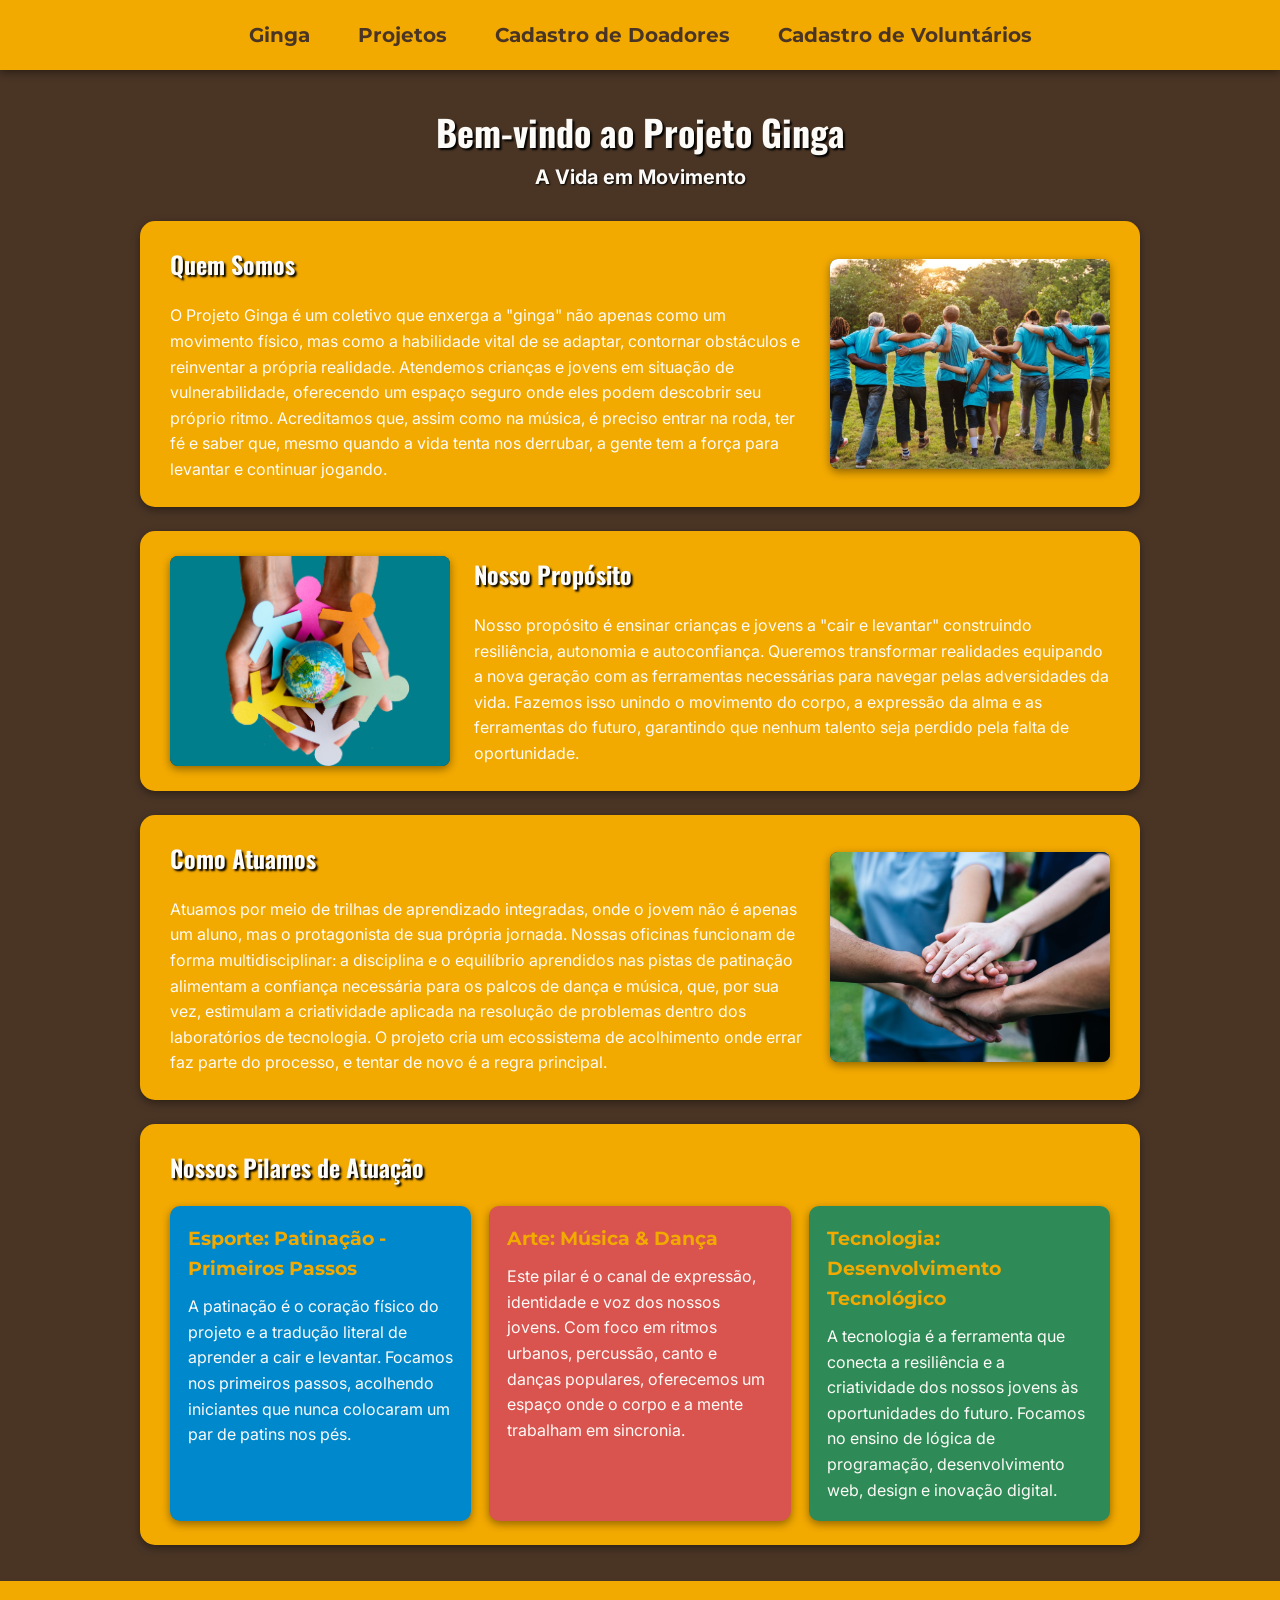
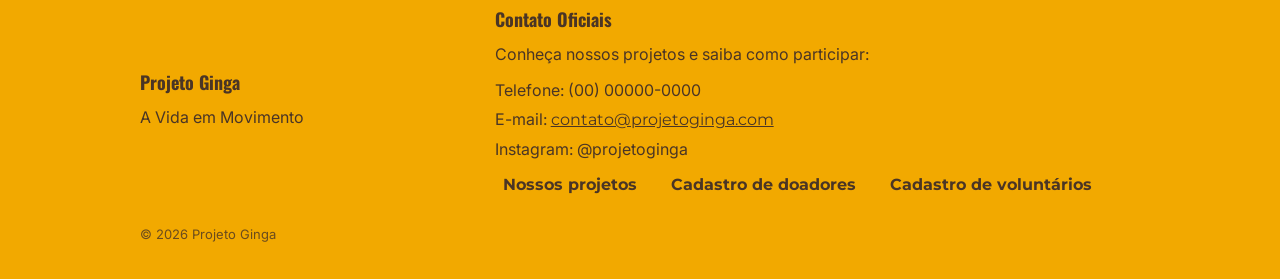
<file: index.html>
<!DOCTYPE html>
<html lang="pt-br">
    <head>
        <meta charset="UTF-8">
        <meta name="viewport" content="width=device-width, initial-scale=1.0">
        <title>Projeto Ginga | Início</title>

        <link rel="preconnect" href="https://fonts.googleapis.com">
        <link rel="preconnect" href="https://fonts.gstatic.com" crossorigin>
        <link href="https://fonts.googleapis.com/css2?family=Inter:wght@400;500;600;700&amp;family=Montserrat:wght@400;500;600;700&amp;family=Oswald:wght@400;500;600;700&amp;display=swap" rel="stylesheet">
        <link rel="stylesheet" href="css/tipografia.css">
        <link rel="stylesheet" href="css/index.css">

    </head>

    <body>
        <div class="menu">
            <a class="font-menu" href="index.html">Ginga</a>
            <a class="font-menu" href="projetos.html">Projetos</a>
            <a class="font-menu" href="cadastroDoador.html">Cadastro de Doadores</a>
            <a class="font-menu" href="cadastroVoluntario.html">Cadastro de Voluntários</a>
        </div>

        <header class="titulo">
            <h1>Bem-vindo ao Projeto Ginga</h1>
            <p>A Vida em Movimento</p>
        </header>

        <section class="QuemSomos">
            <div class="texto-secao">
                <h2>Quem Somos</h2>
                <p>
                    O Projeto Ginga é um coletivo que enxerga a "ginga"
                    não apenas como um movimento físico, mas como a habilidade
                    vital de se adaptar, contornar obstáculos e reinventar a
                    própria realidade. Atendemos crianças e jovens em situação
                    de vulnerabilidade, oferecendo um espaço seguro onde eles
                    podem descobrir seu próprio ritmo. Acreditamos que, assim
                    como na música, é preciso entrar na roda, ter fé e saber que,
                    mesmo quando a vida tenta nos derrubar, a gente tem a força
                    para levantar e continuar jogando.
                </p>
            </div>
            <div class="imagem-secao">
                <img src="img/quemsomos1.jpg" alt="Jovens participando das atividades do Projeto Ginga">
            </div>
        </section>

        <section class="NossoProposito">
            <div class="texto-secao">
                <h2>Nosso Propósito</h2>
                <p>
                    Nosso propósito é ensinar crianças e jovens a
                    "cair e levantar" construindo resiliência, autonomia
                    e autoconfiança. Queremos transformar realidades equipando
                    a nova geração com as ferramentas necessárias para navegar
                    pelas adversidades da vida. Fazemos isso unindo o movimento do
                    corpo, a expressão da alma e as ferramentas do futuro, garantindo
                    que nenhum talento seja perdido pela falta de oportunidade.
                </p>
            </div>
            <div class="imagem-secao">
                <img src="img/nossoproposito1.png" alt="Representação do propósito do Projeto Ginga">
            </div>
        </section>

        <section class="ComoAtuamos">
            <div class="texto-secao">
                <h2>Como Atuamos</h2>
                <p>
                    Atuamos por meio de trilhas de aprendizado integradas, onde
                    o jovem não é apenas um aluno, mas o protagonista de sua
                    própria jornada. Nossas oficinas funcionam de forma
                    multidisciplinar: a disciplina e o equilíbrio aprendidos nas
                    pistas de patinação alimentam a confiança necessária para os
                    palcos de dança e música, que, por sua vez, estimulam a criatividade
                    aplicada na resolução de problemas dentro dos laboratórios de tecnologia.
                    O projeto cria um ecossistema de acolhimento onde errar faz parte do processo,
                    e tentar de novo é a regra principal.
                </p>
            </div>
            <div class="imagem-secao">
                <img src="img/comoatuamos1.jpg" alt="Jovens em uma atividade coletiva do Projeto Ginga">
            </div>
        </section>

        <section class="pilares">
            <h2>Nossos Pilares de Atuação</h2>
            <div class="lista-pilares">
                <article class="pilar-esporte">
                    <h3>Esporte: Patinação - Primeiros Passos</h3>
                    <p>A patinação é o coração físico do projeto e a tradução literal de aprender a cair e levantar. Focamos nos primeiros passos, acolhendo iniciantes que nunca colocaram um par de patins nos pés.</p>
                </article>

                <article class="pilar-arte">
                    <h3>Arte: Música &amp; Dança</h3>
                    <p>Este pilar é o canal de expressão, identidade e voz dos nossos jovens. Com foco em ritmos urbanos, percussão, canto e danças populares, oferecemos um espaço onde o corpo e a mente trabalham em sincronia.</p>
                </article>

                <article class="pilar-tecnologia">
                    <h3>Tecnologia: Desenvolvimento Tecnológico</h3>
                    <p>A tecnologia é a ferramenta que conecta a resiliência e a criatividade dos nossos jovens às oportunidades do futuro. Focamos no ensino de lógica de programação, desenvolvimento web, design e inovação digital.</p>
                </article>
            </div>
        </section>

        <footer class="rodape">
            <div class="rodape-conteudo">
                <div class="rodape-identidade">
                    <h2>Projeto Ginga</h2>
                    <p>A Vida em Movimento</p>
                </div>
                <div class="rodape-contato">
                    <h2>Contato Oficiais</h2>
                    <p>Conheça nossos projetos e saiba como participar:</p>
                    <address class="rodape-dados">
                        <p>Telefone: (00) 00000-0000</p>
                        <p>E-mail: <a href="mailto:contato@projetoginga.com">contato@projetoginga.com</a></p>
                        <p>Instagram: @projetoginga</p>
                    </address>
                    <nav class="rodape-links" aria-label="Links de contato e participação">
                        <a href="projetos.html">Nossos projetos</a>
                        <a href="cadastroDoador.html">Cadastro de doadores</a>
                        <a href="cadastroVoluntario.html">Cadastro de voluntários</a>
                    </nav>
                </div>
                <p class="rodape-creditos">&copy; 2026 Projeto Ginga</p>
            </div>
        </footer>
    </body>

</html>
</file>
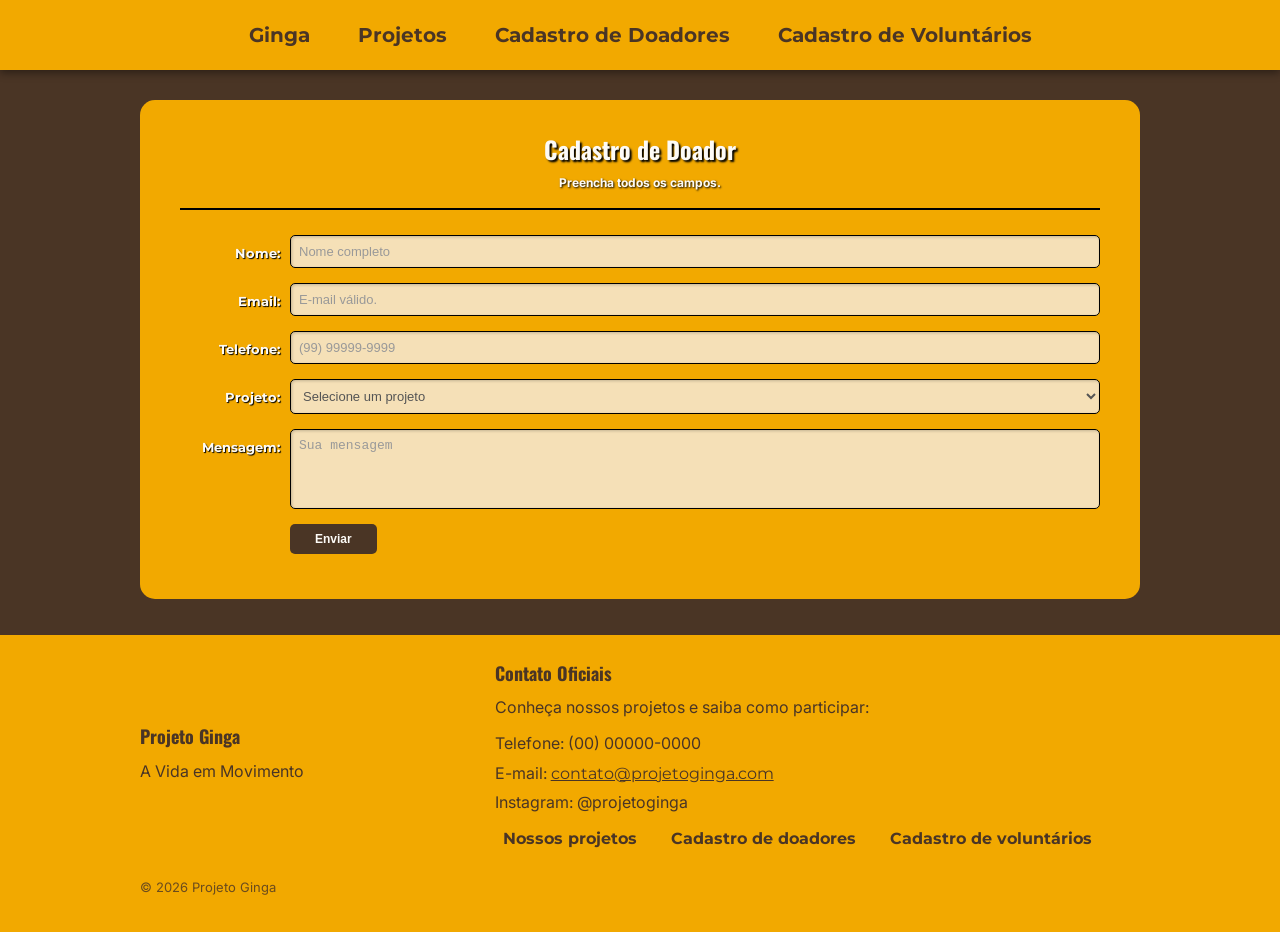
<file: cadastroDoador.html>
<!DOCTYPE html>
<html lang="pt-br">
    <head>
        <meta charset="UTF-8">
        <meta name="viewport" content="width=device-width, initial-scale=1.0">
        <title>Projeto Ginga | Cadastro de Doador</title>

        <link rel="preconnect" href="https://fonts.googleapis.com">
        <link rel="preconnect" href="https://fonts.gstatic.com" crossorigin>
        <link href="https://fonts.googleapis.com/css2?family=Inter:wght@400;500;600;700&amp;family=Montserrat:wght@400;500;600;700&amp;family=Oswald:wght@400;500;600;700&amp;display=swap" rel="stylesheet">
        <link rel="stylesheet" href="css/tipografia.css">
        <link rel="stylesheet" href="css/cadastroDoador.css">

    </head>

    <body>
        <div class="menu">
            <a class="font-menu" href="index.html">Ginga</a>
            <a class="font-menu" href="projetos.html">Projetos</a>
            <a class="font-menu" href="cadastroDoador.html">Cadastro de Doadores</a>
            <a class="font-menu" href="cadastroVoluntario.html">Cadastro de Voluntários</a>
        </div>

        <div class="form-container">
            <h2>Cadastro de Doador</h2>
            <p class="subtitle">Preencha todos os campos.</p>
            
            <hr>

            <form action="#" method="POST">
                <div class="form-group">
                    <label for="nome">Nome:</label>
                    <input type="text" id="nome" name="nome" placeholder="Nome completo" required autocomplete="name">
                </div>

                <div class="form-group">
                    <label for="email">Email:</label>
                    <input type="email" id="email" name="email" placeholder="E-mail válido." required autocomplete="email">
                </div>

                <div class="form-group">
                    <label for="telefone">Telefone:</label>
                    <input type="tel" id="telefone" name="telefone" placeholder="(99) 99999-9999" required autocomplete="tel">
                </div>

                <div class="form-group">
                    <label for="assunto">Projeto:</label>
                    <select id="assunto" name="assunto" required>
                        <option value="" disabled selected>Selecione um projeto</option>
                        <option value="patinacao">Patinação</option>
                        <option value="musica_danca">Música &amp; Dança</option>
                        <option value="tecnologia_desenvolvimento">Tecnologia &amp; Desenvolvimento</option>
                    </select>
                </div>

                <div class="form-group">
                    <label for="mensagem">Mensagem:</label>
                    <textarea id="mensagem" name="mensagem" placeholder="Sua mensagem" required></textarea>
                </div>

                <div class="form-group btn-group">
                    <button type="submit">Enviar</button>
                </div>
            </form>
        </div>

        <footer class="rodape">
            <div class="rodape-conteudo">
                <div class="rodape-identidade">
                    <h2>Projeto Ginga</h2>
                    <p>A Vida em Movimento</p>
                </div>
                <div class="rodape-contato">
                    <h2>Contato Oficiais</h2>
                    <p>Conheça nossos projetos e saiba como participar:</p>
                    <address class="rodape-dados">
                        <p>Telefone: (00) 00000-0000</p>
                        <p>E-mail: <a href="mailto:contato@projetoginga.com">contato@projetoginga.com</a></p>
                        <p>Instagram: @projetoginga</p>
                    </address>
                    <nav class="rodape-links" aria-label="Links de contato e participação">
                        <a href="projetos.html">Nossos projetos</a>
                        <a href="cadastroDoador.html">Cadastro de doadores</a>
                        <a href="cadastroVoluntario.html">Cadastro de voluntários</a>
                    </nav>
                </div>
                <p class="rodape-creditos">&copy; 2026 Projeto Ginga</p>
            </div>
        </footer>

    </body>

</html>
</file>
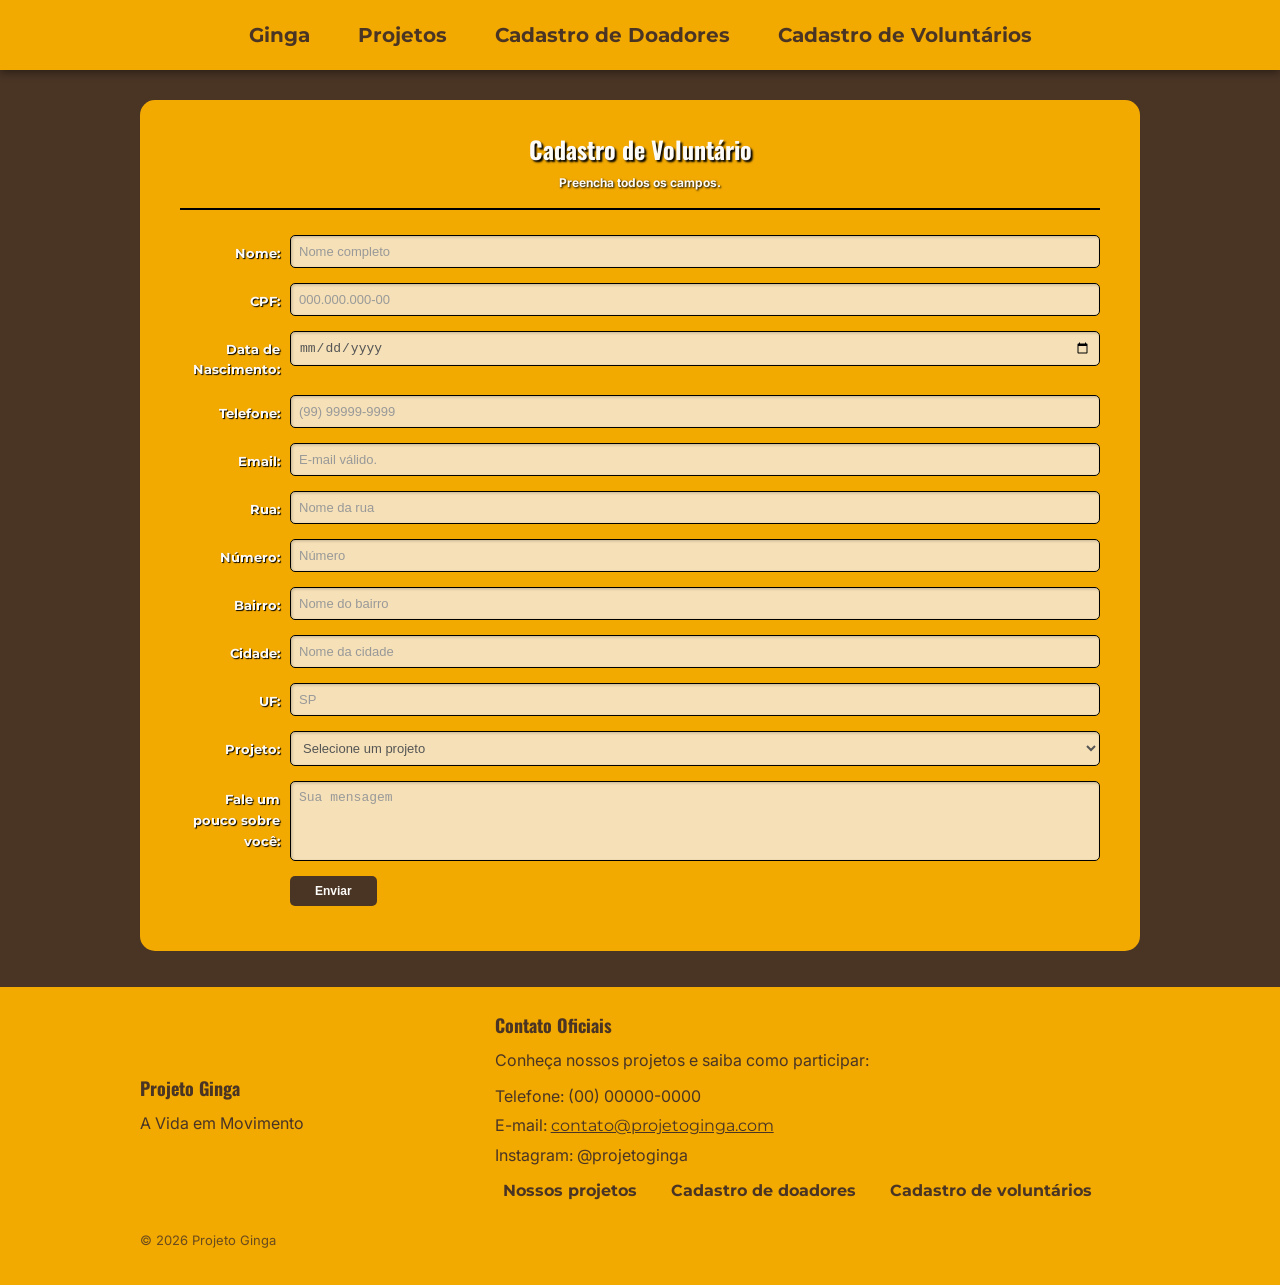
<file: cadastroVoluntario.html>
<!DOCTYPE html>
<html lang="pt-br">
    <head>
        <meta charset="UTF-8">
        <meta name="viewport" content="width=device-width, initial-scale=1.0">
        <title>Projeto Ginga | Cadastro de Voluntário</title>

        <link rel="preconnect" href="https://fonts.googleapis.com">
        <link rel="preconnect" href="https://fonts.gstatic.com" crossorigin>
        <link href="https://fonts.googleapis.com/css2?family=Inter:wght@400;500;600;700&amp;family=Montserrat:wght@400;500;600;700&amp;family=Oswald:wght@400;500;600;700&amp;display=swap" rel="stylesheet">
        <link rel="stylesheet" href="css/tipografia.css">
        <link rel="stylesheet" href="css/cadastroVoluntario.css">

    </head>

    <body>
        <div class="menu">
            <a class="font-menu" href="index.html">Ginga</a>
            <a class="font-menu" href="projetos.html">Projetos</a>
            <a class="font-menu" href="cadastroDoador.html">Cadastro de Doadores</a>
            <a class="font-menu" href="cadastroVoluntario.html">Cadastro de Voluntários</a>
        </div>

        <div class="form-container">
            <h2>Cadastro de Voluntário</h2>
            <p class="subtitle">Preencha todos os campos.</p>
            
            <hr>

            <form action="#" method="POST">
                <div class="form-group">
                    <label for="nome">Nome:</label>
                    <input type="text" id="nome" name="nome" placeholder="Nome completo" required autocomplete="name">
                </div>

                <div class="form-group">
                    <label for="cpf">CPF:</label>
                    <input type="text" id="cpf" name="cpf" placeholder="000.000.000-00" required inputmode="numeric">
                </div>

                <div class="form-group">
                    <label for="dataNascimento">Data de Nascimento:</label>
                    <input type="date" id="dataNascimento" name="dataNascimento" required>
                </div>

                <div class="form-group">
                    <label for="telefone">Telefone:</label>
                    <input type="tel" id="telefone" name="telefone" placeholder="(99) 99999-9999" required autocomplete="tel">
                </div>

                <div class="form-group">
                    <label for="email">Email:</label>
                    <input type="email" id="email" name="email" placeholder="E-mail válido." required autocomplete="email">
                </div>

                <div class="form-group">
                    <label for="rua">Rua:</label>
                    <input type="text" id="rua" name="rua" placeholder="Nome da rua" required autocomplete="street-address">
                </div>

                <div class="form-group">
                    <label for="numero">Número:</label>
                    <input type="number" id="numero" name="numero" placeholder="Número" min="1">
                </div>

                <div class="form-group">
                    <label for="bairro">Bairro:</label>
                    <input type="text" id="bairro" name="bairro" placeholder="Nome do bairro" required>
                </div>

                <div class="form-group">
                    <label for="cidade">Cidade:</label>
                    <input type="text" id="cidade" name="cidade" placeholder="Nome da cidade" required autocomplete="address-level2">
                </div>

                <div class="form-group">
                    <label for="uf">UF:</label>
                    <input type="text" id="uf" name="uf" placeholder="SP" required maxlength="2" autocomplete="address-level1">
                </div>

                <div class="form-group">
                    <label for="assunto">Projeto:</label>
                    <select id="assunto" name="assunto" required>
                        <option value="" disabled selected>Selecione um projeto</option>
                        <option value="patinacao">Patinação</option>
                        <option value="musica_danca">Música &amp; Dança</option>
                        <option value="tecnologia_desenvolvimento">Tecnologia &amp; Desenvolvimento</option>
                    </select>
                </div>

                <div class="form-group">
                    <label for="mensagem">Fale um pouco sobre você:</label>
                    <textarea id="mensagem" name="mensagem" placeholder="Sua mensagem" required></textarea>
                </div>

                <div class="form-group btn-group">
                    <button type="submit">Enviar</button>
                </div>
            </form>
        </div>

        <footer class="rodape">
            <div class="rodape-conteudo">
                <div class="rodape-identidade">
                    <h2>Projeto Ginga</h2>
                    <p>A Vida em Movimento</p>
                </div>
                <div class="rodape-contato">
                    <h2>Contato Oficiais</h2>
                    <p>Conheça nossos projetos e saiba como participar:</p>
                    <address class="rodape-dados">
                        <p>Telefone: (00) 00000-0000</p>
                        <p>E-mail: <a href="mailto:contato@projetoginga.com">contato@projetoginga.com</a></p>
                        <p>Instagram: @projetoginga</p>
                    </address>
                    <nav class="rodape-links" aria-label="Links de contato e participação">
                        <a href="projetos.html">Nossos projetos</a>
                        <a href="cadastroDoador.html">Cadastro de doadores</a>
                        <a href="cadastroVoluntario.html">Cadastro de voluntários</a>
                    </nav>
                </div>
                <p class="rodape-creditos">&copy; 2026 Projeto Ginga</p>
            </div>
        </footer>

    </body>

</html>
</file>
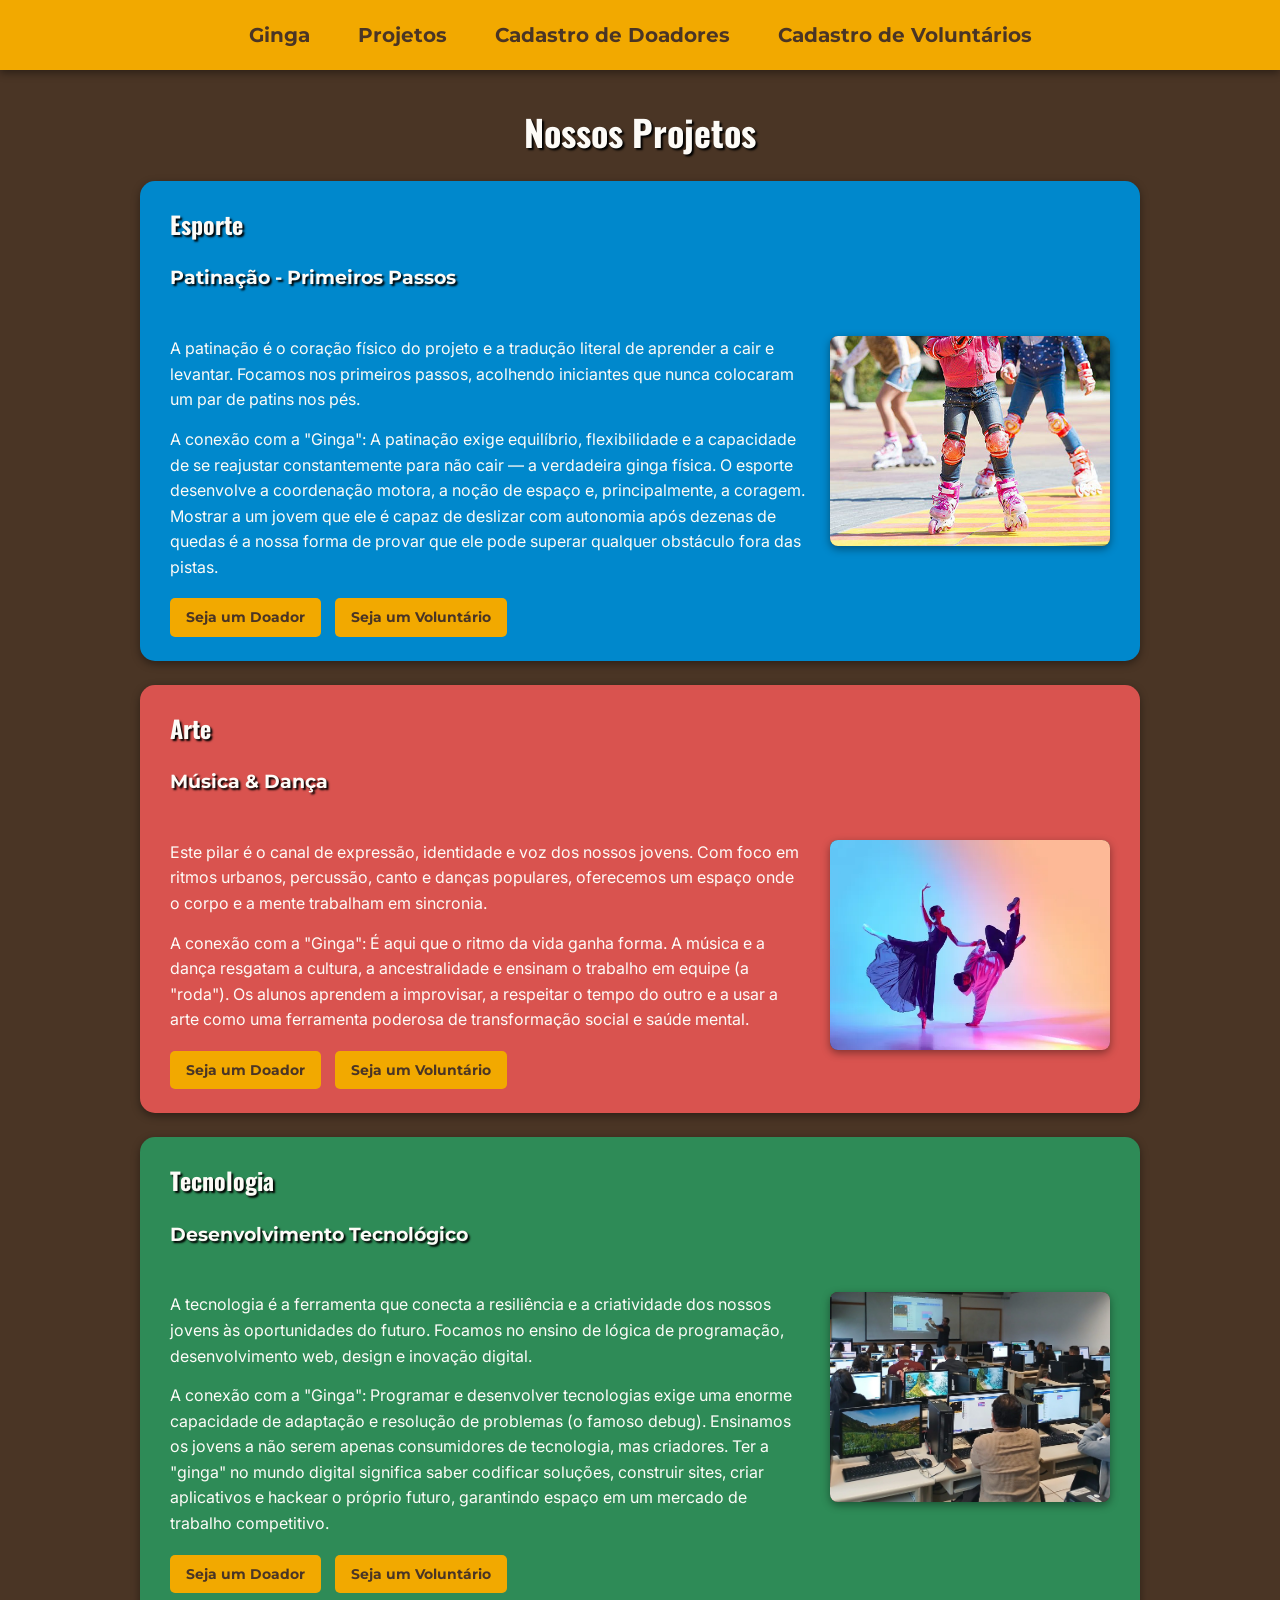
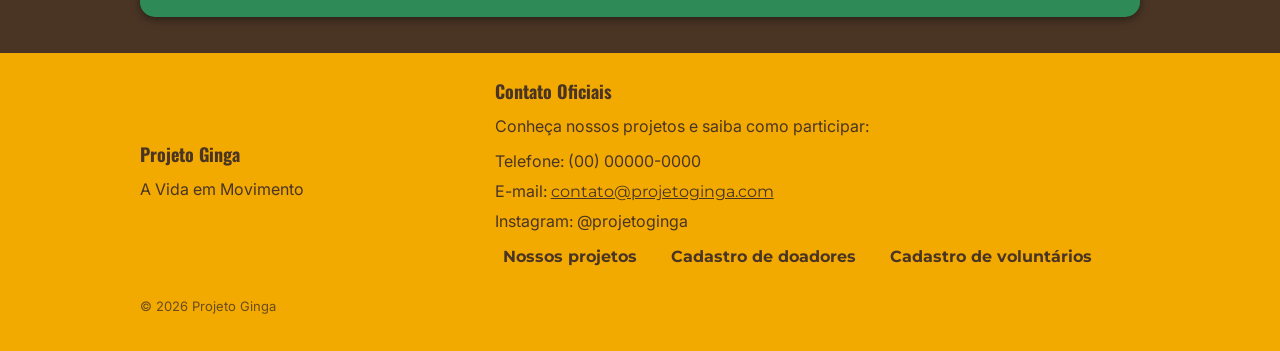
<file: projetos.html>
<!DOCTYPE html>
<html lang="pt-br">
    <head>
        <meta charset="UTF-8">
        <meta name="viewport" content="width=device-width, initial-scale=1.0">
        <title>Projeto Ginga | Projetos</title>

        <link rel="preconnect" href="https://fonts.googleapis.com">
        <link rel="preconnect" href="https://fonts.gstatic.com" crossorigin>
        <link href="https://fonts.googleapis.com/css2?family=Inter:wght@400;500;600;700&amp;family=Montserrat:wght@400;500;600;700&amp;family=Oswald:wght@400;500;600;700&amp;display=swap" rel="stylesheet">
        <link rel="stylesheet" href="css/tipografia.css">
        <link rel="stylesheet" href="css/projetos.css">

    </head>

    <body>
        
        <div class="menu">
            <a class="font-menu" href="index.html">Ginga</a>
            <a class="font-menu" href="projetos.html">Projetos</a>
            <a class="font-menu" href="cadastroDoador.html">Cadastro de Doadores</a>
            <a class="font-menu" href="cadastroVoluntario.html">Cadastro de Voluntários</a>
        </div>

        <h1 class="titulo">Nossos Projetos</h1>
        <div class="CaixaEsporte">
            <div class="projeto-layout">
                <div class="titulo-projeto">
                    <h2>Esporte</h2>
                    <h3>Patinação - Primeiros Passos</h3>
                </div>
                <div class="imagem-projeto">
                    <img src="img/esporte1.jpg" alt="Atividade de esporte e patinação do Projeto Ginga">
                </div>
                <div class="texto-projeto">
                    <p>
                        A patinação é o coração físico do projeto e a tradução literal
                        de aprender a cair e levantar. Focamos nos primeiros passos,
                        acolhendo iniciantes que nunca colocaram um par de patins nos pés.
                    </p>
                    <p>
                        A conexão com a "Ginga": A patinação exige equilíbrio, flexibilidade
                        e a capacidade de se reajustar constantemente para não cair — a verdadeira
                        ginga física. O esporte desenvolve a coordenação motora, a noção de espaço e,
                        principalmente, a coragem. Mostrar a um jovem que ele é capaz de deslizar com
                        autonomia após dezenas de quedas é a nossa forma de provar que ele pode superar
                        qualquer obstáculo fora das pistas.
                    </p>
                    <a href="cadastroDoador.html">Seja um Doador</a>
                    <a href="cadastroVoluntario.html">Seja um Voluntário</a>
                </div>
            </div>
        </div> 
        

        <div class="CaixaArte">
            <div class="projeto-layout">
                <div class="imagem-projeto">
                    <img src="img/danca1.webp" alt="Atividade de música e dança do Projeto Ginga">
                </div>
                <div class="titulo-projeto">
                    <h2>Arte</h2>
                    <h3>Música &amp; Dança</h3>
                </div>
                <div class="texto-projeto">
                    <p>
                        Este pilar é o canal de expressão, identidade e voz dos nossos jovens.
                        Com foco em ritmos urbanos, percussão, canto e danças populares, oferecemos
                        um espaço onde o corpo e a mente trabalham em sincronia.
                    </p>
                    <p>
                        A conexão com a "Ginga": É aqui que o ritmo da vida ganha forma. A música e
                        a dança resgatam a cultura, a ancestralidade e ensinam o trabalho em equipe
                        (a "roda"). Os alunos aprendem a improvisar, a respeitar o tempo do outro e
                        a usar a arte como uma ferramenta poderosa de transformação social e saúde mental.
                    </p>
                    <a href="cadastroDoador.html">Seja um Doador</a>
                    <a href="cadastroVoluntario.html">Seja um Voluntário</a>
                </div>
            </div>
        </div>
      
        

        <div class="CaixaTecnologia">
            <div class="projeto-layout">
                <div class="titulo-projeto">
                    <h2>Tecnologia</h2>
                    <h3>Desenvolvimento Tecnológico</h3>
                </div>
                <div class="imagem-projeto">
                    <img src="img/tecnologia1.jpg" alt="Atividade de tecnologia do Projeto Ginga">
                </div>
                <div class="texto-projeto">
                    <p>
                        A tecnologia é a ferramenta que conecta a resiliência e a criatividade dos
                        nossos jovens às oportunidades do futuro. Focamos no ensino de lógica de
                        programação, desenvolvimento web, design e inovação digital.
                    </p>
                    <p>
                        A conexão com a "Ginga": Programar e desenvolver tecnologias exige uma
                        enorme capacidade de adaptação e resolução de problemas (o famoso debug).
                        Ensinamos os jovens a não serem apenas consumidores de tecnologia,
                        mas criadores. Ter a "ginga" no mundo digital significa saber codificar
                        soluções, construir sites, criar aplicativos e hackear o próprio futuro,
                        garantindo espaço em um mercado de trabalho competitivo.
                    </p>
                    <a href="cadastroDoador.html">Seja um Doador</a>
                    <a href="cadastroVoluntario.html">Seja um Voluntário</a>
                </div>
            </div>
        </div>

        <footer class="rodape">
            <div class="rodape-conteudo">
                <div class="rodape-identidade">
                    <h2>Projeto Ginga</h2>
                    <p>A Vida em Movimento</p>
                </div>
                <div class="rodape-contato">
                    <h2>Contato Oficiais</h2>
                    <p>Conheça nossos projetos e saiba como participar:</p>
                    <address class="rodape-dados">
                        <p>Telefone: (00) 00000-0000</p>
                        <p>E-mail: <a href="mailto:contato@projetoginga.com">contato@projetoginga.com</a></p>
                        <p>Instagram: @projetoginga</p>
                    </address>
                    <nav class="rodape-links" aria-label="Links de contato e participação">
                        <a href="projetos.html">Nossos projetos</a>
                        <a href="cadastroDoador.html">Cadastro de doadores</a>
                        <a href="cadastroVoluntario.html">Cadastro de voluntários</a>
                    </nav>
                </div>
                <p class="rodape-creditos">&copy; 2026 Projeto Ginga</p>
            </div>
        </footer>
    </body>

</html>
</file>
<file: css/tipografia.css>
h1,
h2 {
    font-family: 'Oswald', sans-serif;
}

h3,
a,
label {
    font-family: 'Montserrat', sans-serif;
}

p {
    font-family: 'Inter', sans-serif;
}
</file>
<file: css/index.css>
* {
    box-sizing: border-box;
}

body {
    background-color: #4A3525;
    color: #FDFBF7;
    font-family: Arial, sans-serif;
    line-height: 1.6;
    margin: 0;
    min-height: 100vh;
    padding: 100px 24px 40px;
}

.menu {
    align-items: center;
    background-color: #F2A900;
    display: flex;
    justify-content: center;
    left: 0;
    min-height: 70px;
    padding: 10px 16px;
    position: fixed;
    text-align: center;
    top: 0;
    width: 100%;
    z-index: 1000;
    box-shadow: 0 3px 8px rgba(0, 0, 0, 0.4);
}

.font-menu {
    border-radius: 5px;
    color: #4A3525;
    font-size: 20px;
    font-weight: bold;
    margin: 0 12px;
    padding: 8px 12px;
    text-decoration: none;
}

.font-menu:hover,
.font-menu:focus-visible {
    background-color: #9b6d01;
}

.titulo {
    color: #FDFBF7;
    margin: 10px auto 28px;
    max-width: 1000px;
    text-align: center;
}

.titulo h1 {
    font-size: 36px;
    line-height: 1.2;
    margin: 0 0 8px;
    text-shadow: 2px 2px 2px black;
}

.titulo p {
    font-size: 20px;
    font-weight: bold;
    margin: 0;
    text-shadow: 1px 1px 2px black;
}

.QuemSomos,
.NossoProposito,
.ComoAtuamos,
.pilares {
    background-color: #F2A900;
    border-radius: 15px;
    color: #FDFBF7;
    margin: 0 auto 24px;
    max-width: 1000px;
    padding: 24px 30px;
    box-shadow: 0 3px 8px rgba(0, 0, 0, 0.4);
}

.QuemSomos,
.NossoProposito,
.ComoAtuamos {
    align-items: center;
    display: grid;
    gap: 24px;
    grid-template-columns: minmax(0, 1fr) minmax(180px, 280px);
}

.NossoProposito {
    grid-template-columns: minmax(180px, 280px) minmax(0, 1fr);
}

.NossoProposito .imagem-secao {
    grid-column: 1;
    grid-row: 1;
}

.NossoProposito .texto-secao {
    grid-column: 2;
    grid-row: 1;
}

.QuemSomos h2,
.NossoProposito h2,
.ComoAtuamos h2,
.pilares h2 {
    color: #FDFBF7;
    margin-top: 0;
    text-shadow: 2px 2px 2px black;
}

.QuemSomos p,
.NossoProposito p,
.ComoAtuamos p {
    margin: 0;
}

.imagem-secao {
    aspect-ratio: 4 / 3;
    background-color: #4A3525;
    border-radius: 8px;
    box-shadow: 0 3px 8px rgba(0, 0, 0, 0.4);
    overflow: hidden;
    width: 100%;
}

.imagem-secao img {
    display: block;
    height: 100%;
    object-fit: cover;
    width: 100%;
}

.pilares {
    overflow-x: auto;
}

.lista-pilares {
    display: grid;
    gap: 18px;
    grid-template-columns: repeat(3, minmax(0, 1fr));
}

.pilar-esporte,
.pilar-arte,
.pilar-tecnologia {
    border-radius: 10px;
    padding: 18px;
    box-shadow: 0 3px 8px rgba(0, 0, 0, 0.4);
}

.pilar-esporte {
    background-color: #0088CC;
}

.pilar-arte {
    background-color: #D9534F;
}

.pilar-tecnologia {
    background-color: #2E8B57;
}

.pilar-esporte h3,
.pilar-arte h3,
.pilar-tecnologia h3 {
    color: #F2A900;
    margin: 0 0 10px;
}

.pilar-esporte p,
.pilar-arte p,
.pilar-tecnologia p {
    color: #FDFBF7;
    margin: 0;
}

.rodape {
    background-color: #F2A900;
    color: #4A3525;
    margin: 36px -24px -40px;
    padding: 24px;
}

.rodape-conteudo {
    align-items: center;
    display: grid;
    gap: 20px 32px;
    grid-template-columns: 1fr 2fr;
    margin: 0 auto;
    max-width: 1000px;
}

.rodape h2 {
    color: #4A3525;
    font-size: 18px;
    margin: 0 0 8px;
}

.rodape p {
    margin: 0 0 10px;
}

.rodape-dados {
    font-style: normal;
}

.rodape-dados p {
    margin: 0 0 4px;
}

.rodape-dados a {
    color: inherit;
}

.rodape-links {
    display: flex;
    flex-wrap: wrap;
    gap: 8px 18px;
}

.rodape-links a {
    border-radius: 5px;
    color: #4A3525;
    font-weight: bold;
    padding: 6px 8px;
    text-decoration: none;
}

.rodape-links a:hover,
.rodape-links a:focus-visible {
    background-color: #9b6d01;
}

.rodape-creditos {
    font-size: 13px;
    grid-column: 1 / -1;
    opacity: 0.8;
}

@media (max-width: 760px) {
    body {
        padding: 120px 16px 28px;
    }

    .menu {
        flex-wrap: wrap;
        min-height: 100px;
        padding: 8px;
    }

    .font-menu {
        font-size: 15px;
        margin: 2px 4px;
        padding: 6px 8px;
    }

    .titulo h1 {
        font-size: 28px;
    }

    .QuemSomos,
    .NossoProposito,
    .ComoAtuamos {
        grid-template-columns: 1fr;
        padding: 20px;
    }

    .NossoProposito .imagem-secao,
    .NossoProposito .texto-secao {
        grid-column: auto;
        grid-row: auto;
    }

    .pilares {
        padding: 20px;
    }

    .lista-pilares {
        grid-template-columns: 1fr;
    }

    .rodape-conteudo {
        grid-template-columns: 1fr;
    }

    .rodape {
        margin: 36px -16px -28px;
    }

    .rodape-creditos {
        grid-column: auto;
    }

    .imagem-secao {
        max-width: 360px;
    }
}
</file>
<file: css/cadastroDoador.css>
* {
    box-sizing: border-box;
}

body {
    background-color: #4A3525;
    color: #FDFBF7;
    display: flex;
    flex-direction: column;
    font-family: Arial, sans-serif;
    line-height: 1.6;
    margin: 0;
    min-height: 100vh;
    padding: 100px 24px 0;
}

.menu {
    align-items: center;
    background-color: #F2A900;
    display: flex;
    justify-content: center;
    left: 0;
    min-height: 70px;
    padding: 10px 16px;
    position: fixed;
    text-align: center;
    top: 0;
    width: 100%;
    z-index: 1000;
    box-shadow: 0 3px 8px rgba(0, 0, 0, 0.4);
}

.font-menu {
    border-radius: 5px;
    color: #4A3525;
    font-size: 20px;
    font-weight: bold;
    margin: 0 12px;
    padding: 8px 12px;
    text-decoration: none;
}

.font-menu:hover,
.font-menu:focus-visible {
    background-color: #9b6d01;
}

.form-container {
    background-color: #F2A900;
    padding: 30px 40px;
    border-radius: 15px;
    margin: 0 auto 36px;
    max-width: 1000px;
    width: 100%;
    color: #FDFBF7;
}

/* Títulos e textos */
.form-container h2 {
    text-align: center;
    margin: 0 0 5px 0;
    font-size: 24px;
    text-shadow: 2px 2px 2px black;
}

.subtitle {
    text-align: center;
    font-size: 12px;
    margin: 0 0 15px 0;
    font-weight: bold;
    text-shadow: 1px 1px 2px black;
}

hr {
    border: none;
    border-top: 2px solid black;
    margin-bottom: 25px;
}

.form-group {
    display: flex;
    align-items: flex-start;
    margin-bottom: 15px;
}

label {
    flex: 0 0 100px;
    width: 100px;
    box-sizing: border-box;
    text-align: right;
    margin-right: 10px;
    font-weight: bold;
    font-size: 13px;
    margin-top: 8px;
    text-shadow: 1px 1px 1px black;
}

input, select, textarea {
    flex: 1;
    min-width: 0;
    box-sizing: border-box;
    padding: 8px;
    border: 1px solid black;
    border-radius: 5px;
    background-color: #F5E0B7;
    font-size: 13px;
    color: #555;
    box-shadow: inset 1px 1px 3px rgba(0,0,0,0.2);
}

textarea {
    height: 80px;
    resize: none;
}

::placeholder {
    color: #999;
}

.btn-group {
    display: flex;
    justify-content: flex-start;
    padding-left: 110px;
    margin-top: 5px;
}

button {
    background-color: #4A3525;
    color: #FDFBF7;
    border: none;
    padding: 8px 25px;
    border-radius: 5px;
    font-weight: bold;
    font-size: 12px;
    cursor: pointer;
}

button:hover {
    background-color: #4d2e17;
}

.rodape {
    align-self: stretch;
    background-color: #F2A900;
    color: #4A3525;
    margin: auto -24px 0;
    padding: 24px;
}

.rodape-conteudo {
    align-items: center;
    display: grid;
    gap: 20px 32px;
    grid-template-columns: 1fr 2fr;
    margin: 0 auto;
    max-width: 1000px;
}

.rodape h2 {
    color: #4A3525;
    font-size: 18px;
    margin: 0 0 8px;
}

.rodape p {
    margin: 0 0 10px;
}

.rodape-dados {
    font-style: normal;
}

.rodape-dados p {
    margin: 0 0 4px;
}

.rodape-dados a {
    color: inherit;
}

.rodape-links {
    display: flex;
    flex-wrap: wrap;
    gap: 8px 18px;
}

.rodape-links a {
    border-radius: 5px;
    color: #4A3525;
    font-weight: bold;
    padding: 6px 8px;
    text-decoration: none;
}

.rodape-links a:hover,
.rodape-links a:focus-visible {
    background-color: #9b6d01;
}

.rodape-creditos {
    font-size: 13px;
    grid-column: 1 / -1;
    opacity: 0.8;
}

@media (max-width: 760px) {
    body {
        padding: 120px 16px 0;
    }

    .menu {
        flex-wrap: wrap;
        min-height: 100px;
        padding: 8px;
    }

    .font-menu {
        font-size: 15px;
        margin: 2px 4px;
        padding: 6px 8px;
    }

    .form-container {
        padding: 20px;
    }

    .form-group {
        flex-wrap: wrap;
    }

    label {
        flex-basis: 100%;
        text-align: left;
    }

    .btn-group {
        padding-left: 0;
    }

    .rodape-conteudo {
        grid-template-columns: 1fr;
    }

    .rodape {
        margin: auto -16px 0;
    }

    .rodape-creditos {
        grid-column: auto;
    }
}
</file>
<file: css/cadastroVoluntario.css>
* {
    box-sizing: border-box;
}

body {
    background-color: #4A3525;
    color: #FDFBF7;
    display: flex;
    flex-direction: column;
    font-family: Arial, sans-serif;
    line-height: 1.6;
    margin: 0;
    min-height: 100vh;
    padding: 100px 24px 0;
}

.menu {
    align-items: center;
    background-color: #F2A900;
    display: flex;
    justify-content: center;
    left: 0;
    min-height: 70px;
    padding: 10px 16px;
    position: fixed;
    text-align: center;
    top: 0;
    width: 100%;
    z-index: 1000;
    box-shadow: 0 3px 8px rgba(0, 0, 0, 0.4);
}

.font-menu {
    border-radius: 5px;
    color: #4A3525;
    font-size: 20px;
    font-weight: bold;
    margin: 0 12px;
    padding: 8px 12px;
    text-decoration: none;
}

.font-menu:hover,
.font-menu:focus-visible {
    background-color: #9b6d01;
}

.form-container {
    background-color: #F2A900;
    padding: 30px 40px;
    border-radius: 15px;
    margin: 0 auto 36px;
    max-width: 1000px;
    width: 100%;
    color: #FDFBF7;
}

.form-container h2 {
    text-align: center;
    margin: 0 0 5px 0;
    font-size: 24px;
    text-shadow: 2px 2px 2px black;
}

.subtitle {
    text-align: center;
    font-size: 12px;
    margin: 0 0 15px 0;
    font-weight: bold;
    text-shadow: 1px 1px 2px black;
}

hr {
    border: none;
    border-top: 2px solid black;
    margin-bottom: 25px;
}

.form-group {
    display: flex;
    align-items: flex-start;
    margin-bottom: 15px;
}

label {
    flex: 0 0 100px;
    width: 100px;
    box-sizing: border-box;
    text-align: right;
    margin-right: 10px;
    font-weight: bold;
    font-size: 13px;
    margin-top: 8px;
    text-shadow: 1px 1px 1px black;
}

input, select, textarea {
    flex: 1;
    min-width: 0;
    box-sizing: border-box;
    padding: 8px;
    border: 1px solid black;
    border-radius: 5px;
    background-color: #F5E0B7;
    font-size: 13px;
    color: #555;
    box-shadow: inset 1px 1px 3px rgba(0,0,0,0.2);
}

textarea {
    height: 80px;
    resize: none;
}

::placeholder {
    color: #999;
}

.btn-group {
    display: flex;
    justify-content: flex-start;
    padding-left: 110px;
    margin-top: 5px;
}

button {
    background-color: #4A3525;
    color: #FDFBF7;
    border: none;
    padding: 8px 25px;
    border-radius: 5px;
    font-weight: bold;
    font-size: 12px;
    cursor: pointer;
}

button:hover {
    background-color: #4d2e17;
}

.rodape {
    align-self: stretch;
    background-color: #F2A900;
    color: #4A3525;
    margin: auto -24px 0;
    padding: 24px;
}

.rodape-conteudo {
    align-items: center;
    display: grid;
    gap: 20px 32px;
    grid-template-columns: 1fr 2fr;
    margin: 0 auto;
    max-width: 1000px;
}

.rodape h2 {
    color: #4A3525;
    font-size: 18px;
    margin: 0 0 8px;
}

.rodape p {
    margin: 0 0 10px;
}

.rodape-dados {
    font-style: normal;
}

.rodape-dados p {
    margin: 0 0 4px;
}

.rodape-dados a {
    color: inherit;
}

.rodape-links {
    display: flex;
    flex-wrap: wrap;
    gap: 8px 18px;
}

.rodape-links a {
    border-radius: 5px;
    color: #4A3525;
    font-weight: bold;
    padding: 6px 8px;
    text-decoration: none;
}

.rodape-links a:hover,
.rodape-links a:focus-visible {
    background-color: #9b6d01;
}

.rodape-creditos {
    font-size: 13px;
    grid-column: 1 / -1;
    opacity: 0.8;
}

@media (max-width: 760px) {
    body {
        padding: 120px 16px 0;
    }

    .menu {
        flex-wrap: wrap;
        min-height: 100px;
        padding: 8px;
    }

    .font-menu {
        font-size: 15px;
        margin: 2px 4px;
        padding: 6px 8px;
    }

    .form-container {
        padding: 20px;
    }

    .form-group {
        flex-wrap: wrap;
    }

    label {
        flex-basis: 100%;
        text-align: left;
    }

    .btn-group {
        padding-left: 0;
    }

    .rodape-conteudo {
        grid-template-columns: 1fr;
    }

    .rodape {
        margin: auto -16px 0;
    }

    .rodape-creditos {
        grid-column: auto;
    }
}
</file>
<file: css/projetos.css>
* {
    box-sizing: border-box;
}

body {
    background-color: #4A3525;
    color: #FDFBF7;
    font-family: Arial, sans-serif;
    line-height: 1.6;
    margin: 0;
    min-height: 100vh;
    padding: 100px 24px 40px;
}

.menu {
    align-items: center;
    background-color: #F2A900;
    display: flex;
    justify-content: center;
    left: 0;
    min-height: 70px;
    padding: 10px 16px;
    position: fixed;
    text-align: center;
    top: 0;
    width: 100%;
    z-index: 1000;
    box-shadow: 0 3px 8px rgba(0, 0, 0, 0.4);
}

.font-menu {
    border-radius: 5px;
    color: #4A3525;
    font-size: 20px;
    font-weight: bold;
    margin: 0 12px;
    padding: 8px 12px;
    text-decoration: none;
}

.font-menu:hover,
.font-menu:focus-visible {
    background-color: #9b6d01;
}

.titulo {
    color: #FDFBF7;
    margin: 10px auto 28px;
    max-width: 1000px;
    text-align: center;
    text-shadow: 2px 2px 2px black;
}

h1.titulo {
    font-size: 36px;
    line-height: 1.2;
}

.CaixaEsporte,
.CaixaArte,
.CaixaTecnologia {
    border-radius: 15px;
    color: #FDFBF7;
    margin: 0 auto 24px;
    max-width: 1000px;
    padding: 24px 30px;
    box-shadow: 0 3px 8px rgba(0, 0, 0, 0.4);
}

.CaixaEsporte {
    background-color: #0088CC;
}

.CaixaArte {
    background-color: #D9534F;
}

.CaixaTecnologia {
    background-color: #2E8B57;
}

.CaixaEsporte h2,
.CaixaArte h2,
.CaixaTecnologia h2,
.CaixaEsporte h3,
.CaixaArte h3,
.CaixaTecnologia h3 {
    color: #FDFBF7;
    margin-top: 0;
    text-shadow: 2px 2px 2px black;
}

.projeto-layout {
    align-items: start;
    display: grid;
    gap: 24px;
    grid-template-columns: minmax(0, 1fr) minmax(180px, 280px);
}

.titulo-projeto {
    grid-column: 1 / -1;
    grid-row: 1;
}

.imagem-projeto {
    grid-column: 2;
    grid-row: 2;
}

.texto-projeto {
    grid-column: 1;
    grid-row: 2;
}

.imagem-projeto {
    aspect-ratio: 4 / 3;
    background-color: #4A3525;
    border-radius: 8px;
    box-shadow: 0 3px 8px rgba(0, 0, 0, 0.4);
    overflow: hidden;
    width: 100%;
}

.imagem-projeto img {
    display: block;
    height: 100%;
    object-fit: cover;
    width: 100%;
}

.CaixaEsporte p,
.CaixaArte p,
.CaixaTecnologia p {
    margin: 0 0 14px;
}

.CaixaEsporte a,
.CaixaArte a,
.CaixaTecnologia a {
    background-color: #F2A900;
    border-radius: 5px;
    color: #4A3525;
    display: inline-block;
    font-size: 14px;
    font-weight: bold;
    margin: 4px 10px 0 0;
    padding: 8px 16px;
    text-decoration: none;
}

.CaixaEsporte a:hover,
.CaixaArte a:hover,
.CaixaTecnologia a:hover,
.CaixaEsporte a:focus-visible,
.CaixaArte a:focus-visible,
.CaixaTecnologia a:focus-visible {
    background-color: #d99800;
}

.rodape {
    background-color: #F2A900;
    color: #4A3525;
    margin: 36px -24px -40px;
    padding: 24px;
}

.rodape-conteudo {
    align-items: center;
    display: grid;
    gap: 20px 32px;
    grid-template-columns: 1fr 2fr;
    margin: 0 auto;
    max-width: 1000px;
}

.rodape h2 {
    color: #4A3525;
    font-size: 18px;
    margin: 0 0 8px;
}

.rodape p {
    margin: 0 0 10px;
}

.rodape-dados {
    font-style: normal;
}

.rodape-dados p {
    margin: 0 0 4px;
}

.rodape-dados a {
    color: inherit;
}

.rodape-links {
    display: flex;
    flex-wrap: wrap;
    gap: 8px 18px;
}

.rodape-links a {
    border-radius: 5px;
    color: #4A3525;
    font-weight: bold;
    padding: 6px 8px;
    text-decoration: none;
}

.rodape-links a:hover,
.rodape-links a:focus-visible {
    background-color: #9b6d01;
}

.rodape-creditos {
    font-size: 13px;
    grid-column: 1 / -1;
    opacity: 0.8;
}

@media (max-width: 760px) {
    body {
        padding: 120px 16px 28px;
    }

    .menu {
        flex-wrap: wrap;
        min-height: 100px;
        padding: 8px;
    }

    .font-menu {
        font-size: 15px;
        margin: 2px 4px;
        padding: 6px 8px;
    }

    h1.titulo {
        font-size: 28px;
    }

    .CaixaEsporte,
    .CaixaArte,
    .CaixaTecnologia {
        padding: 20px;
    }

    .projeto-layout {
        grid-template-columns: 1fr;
    }

    .imagem-projeto,
    .texto-projeto {
        grid-column: auto;
        grid-row: auto;
    }

    .titulo-projeto {
        grid-column: 1;
        grid-row: 1;
    }

    .imagem-projeto {
        grid-column: 1;
        grid-row: 2;
    }

    .texto-projeto {
        grid-column: 1;
        grid-row: 3;
    }

    .imagem-projeto {
        max-width: 360px;
    }

    .rodape-conteudo {
        grid-template-columns: 1fr;
    }

    .rodape {
        margin: 36px -16px -28px;
    }

    .rodape-creditos {
        grid-column: auto;
    }
}
</file>
